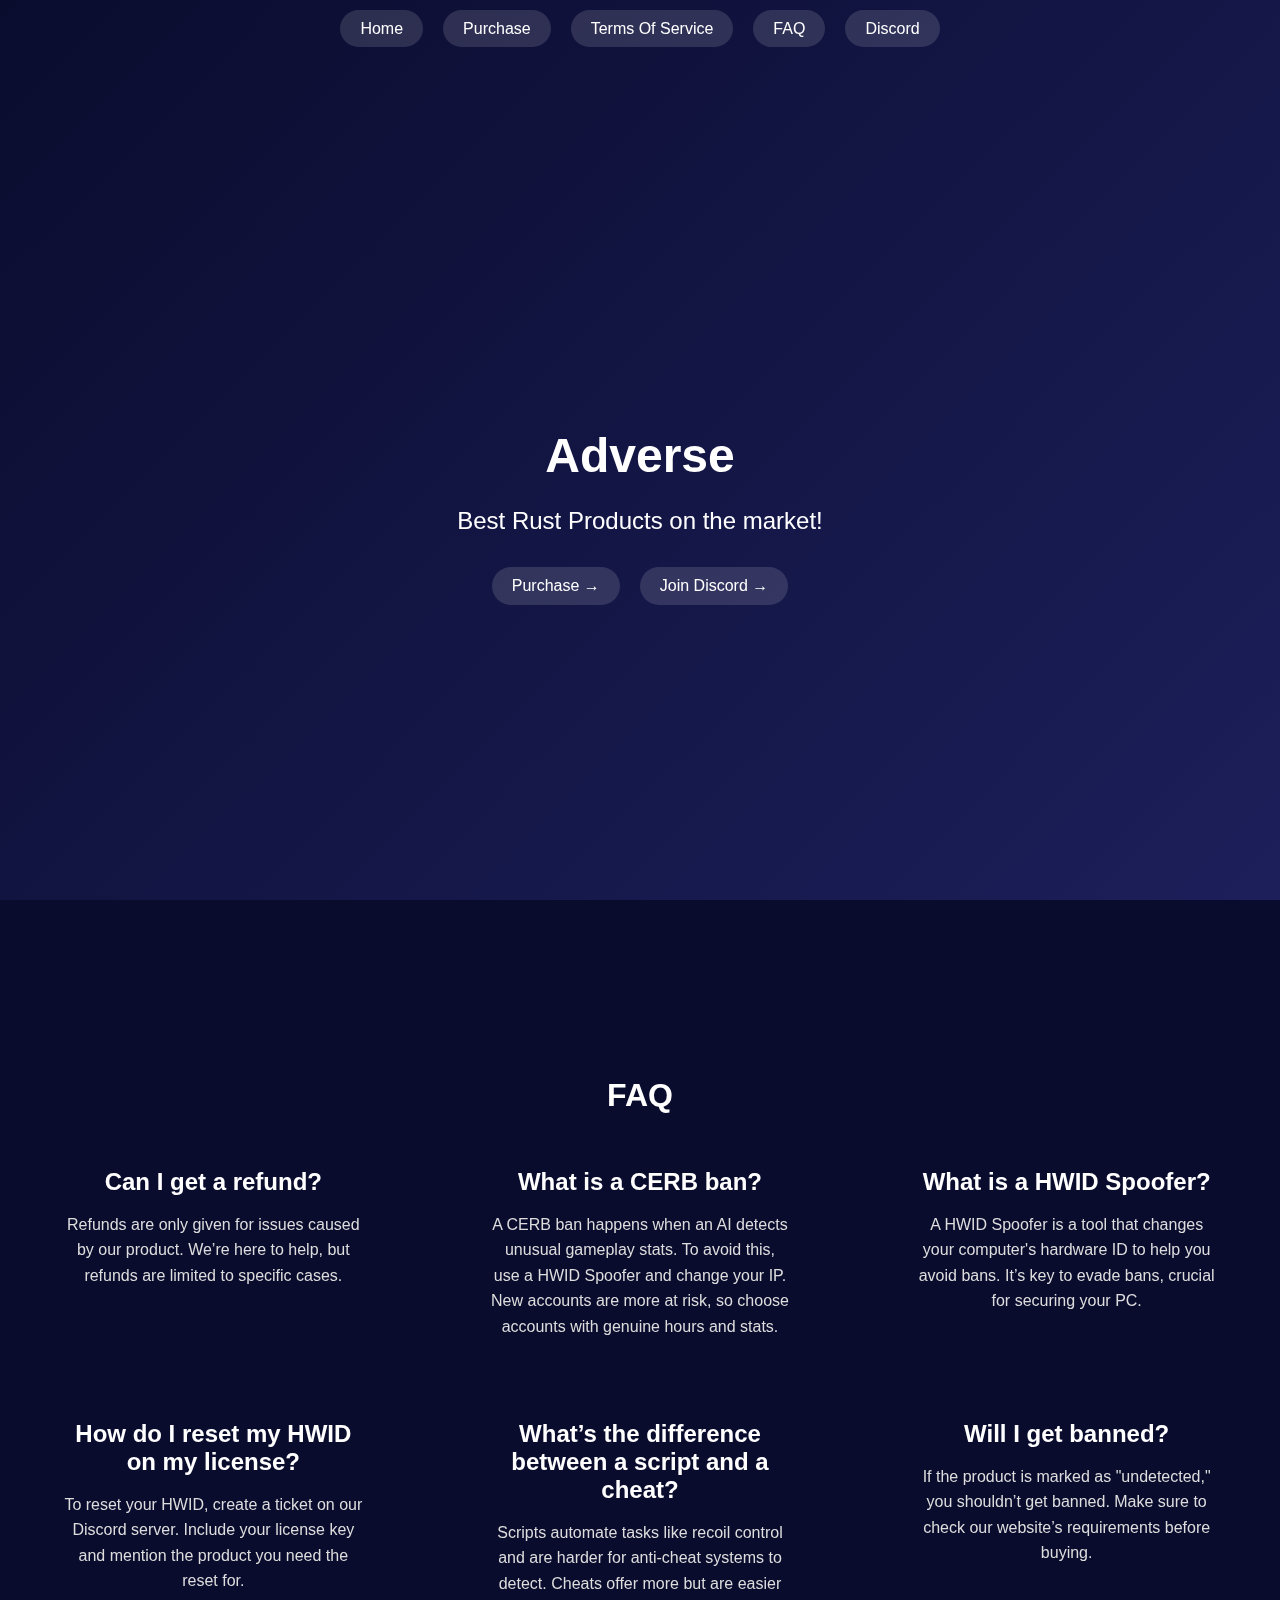
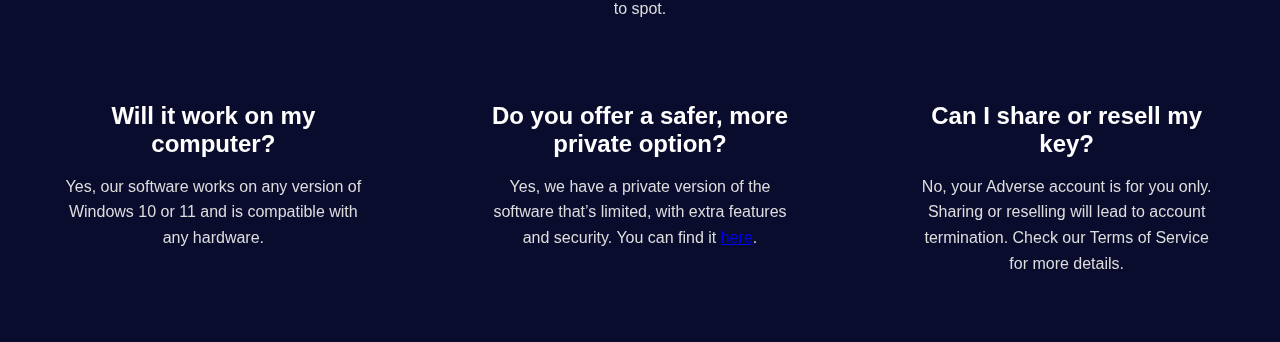
<file: index.html>
<!DOCTYPE html>
<html lang="en">
<head>
    <meta charset="UTF-8">
    <meta name="viewport" content="width=device-width, initial-scale=1.0">
    <title>Adverse</title>
    <!-- Favicon -->
    <link rel="icon" href="assets/adverse-blue.png" type="image/png">

    <!-- Open Graph Meta Tags -->
    <meta property="og:title" content="Adverse - Best Rust Products on the Market">
    <meta property="og:description" content="Explore the best Rust products with Adverse. High-quality scripts and cheats.">
    <meta property="og:image" content="assets/thing.png">
    <meta property="og:url" content="https://yourwebsite.com">
    <meta property="og:type" content="website">

    <link rel="stylesheet" href="styles.css">
</head>
<body>
    <div id="particle-container"></div>

    <!-- Navigation Bar -->
    <nav class="navbar">
        <ul>
            <li><a href="#home">Home</a></li>
            <li><a href="purchase.html">Purchase</a></li>
            <li><a href="terms-of-service.html">Terms Of Service</a></li>
            <li><a href="#faq">FAQ</a></li>
            <li><a href="https://discord.gg/adverse" target="_blank">Discord</a></li>
        </ul>
    </nav>

    <!-- Hero Section -->
    <div id="home" class="hero-section">
        <div class="content">
            <h1 class="title">Adverse</h1>
            <p class="subtitle">Best Rust Products on the market!</p>
            <div class="buttons">
                <a href="purchase.html" class="btn purchase-btn">Purchase →</a>
                <a href="https://discord.gg/adverse" class="btn discord-btn" target="_blank">Join Discord →</a>
            </div>
        </div>
    </div>

    <!-- FAQ Section -->
    <div id="faq" class="faq-section">
        <h2>FAQ</h2>
        <div class="faq-grid">
            <div class="faq-item">
                <h3>Can I get a refund?</h3>
                <p>Refunds are only given for issues caused by our product. We’re here to help, but refunds are limited to specific cases.</p>
            </div>
            <div class="faq-item">
                <h3>What is a CERB ban?</h3>
                <p>A CERB ban happens when an AI detects unusual gameplay stats. To avoid this, use a HWID Spoofer and change your IP. New accounts are more at risk, so choose accounts with genuine hours and stats.</p>
            </div>
            <div class="faq-item">
                <h3>What is a HWID Spoofer?</h3>
                <p>A HWID Spoofer is a tool that changes your computer's hardware ID to help you avoid bans. It’s key to evade bans, crucial for securing your PC.</p>
            </div>
            <div class="faq-item">
                <h3>How do I reset my HWID on my license?</h3>
                <p>To reset your HWID, create a ticket on our Discord server. Include your license key and mention the product you need the reset for.</p>
            </div>
            <div class="faq-item">
                <h3>What’s the difference between a script and a cheat?</h3>
                <p>Scripts automate tasks like recoil control and are harder for anti-cheat systems to detect. Cheats offer more but are easier to spot.</p>
            </div>
            <div class="faq-item">
                <h3>Will I get banned?</h3>
                <p>If the product is marked as "undetected," you shouldn’t get banned. Make sure to check our website’s requirements before buying.</p>
            </div>
            <div class="faq-item">
                <h3>Will it work on my computer?</h3>
                <p>Yes, our software works on any version of Windows 10 or 11 and is compatible with any hardware.</p>
            </div>
            <div class="faq-item">
                <h3>Do you offer a safer, more private option?</h3>
                <p>Yes, we have a private version of the software that’s limited, with extra features and security. You can find it <a href="https://advcfd.mysellix.io/product/private-rust-script-lifetime" target="_blank">here</a>.</p>
            </div>
            <div class="faq-item">
                <h3>Can I share or resell my key?</h3>
                <p>No, your Adverse account is for you only. Sharing or reselling will lead to account termination. Check our Terms of Service for more details.</p>
            </div>
        </div>
    </div>

    <script src="scripts.js"></script>
</body>
</html>
</file>
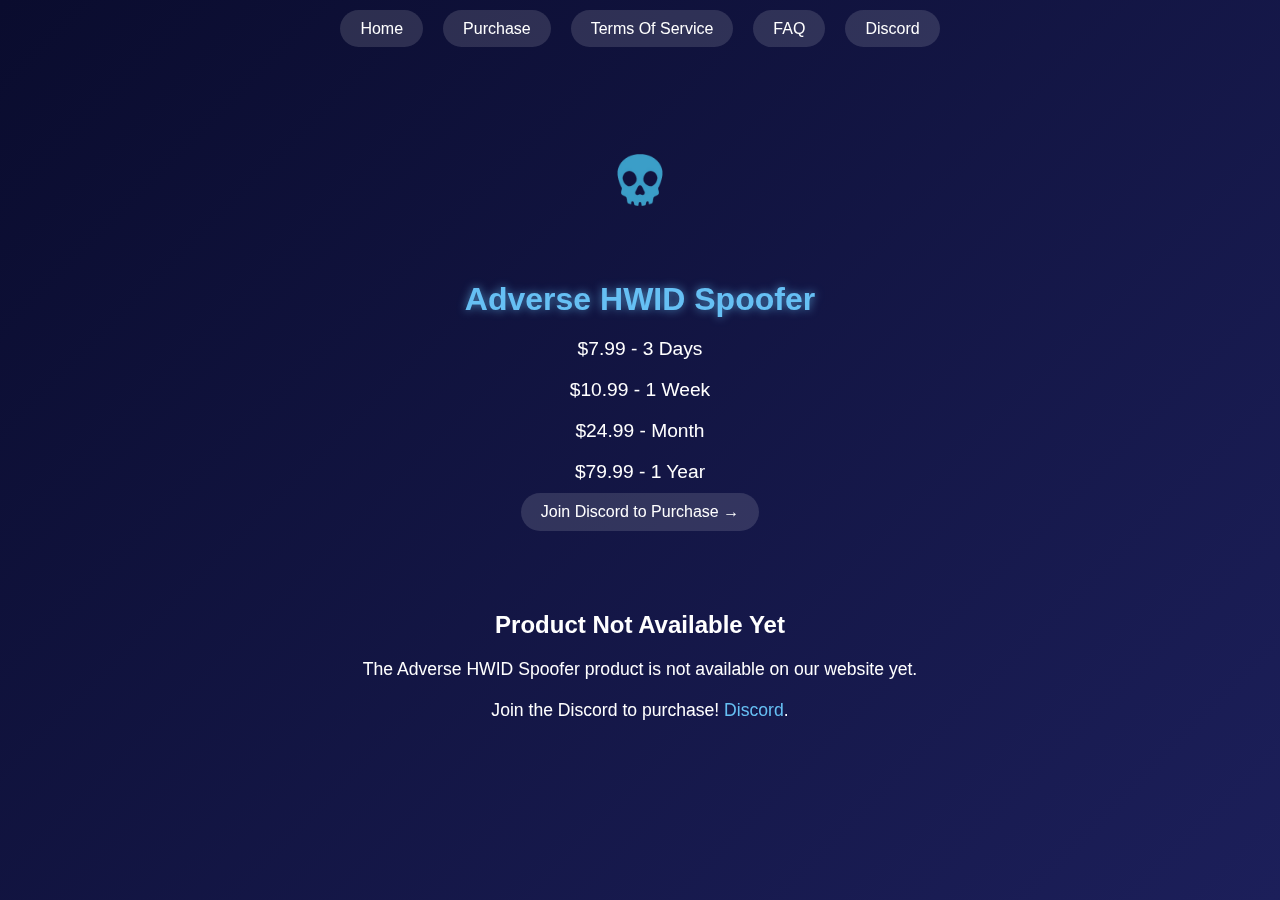
<file: adverse-hwid-spoofer.html>
<!DOCTYPE html>
<html lang="en">
<head>
    <meta charset="UTF-8">
    <meta name="viewport" content="width=device-width, initial-scale=1.0">
    <title>Adverse HWID Spoofer</title>
    <link rel="stylesheet" href="styles.css">
</head>
<body>
    <div id="particle-container"></div>

    <!-- Navigation Bar -->
    <nav class="navbar">
        <ul>
            <li><a href="index.html">Home</a></li>
            <li><a href="purchase.html">Purchase</a></li>
            <li><a href="terms-of-service.html">Terms Of Service</a></li>
            <li><a href="index.html#faq">FAQ</a></li>
            <li><a href="https://discord.gg/adverse" target="_blank">Discord</a></li>
        </ul>
    </nav>

    <!-- Product Section -->
    <div class="product-section unified-section">
        <div class="product-info">
            <img src="assets/adverse-blue.png" alt="Adverse HWID Spoofer" class="product-image">
            <h2>Adverse HWID Spoofer</h2>
            <p class="price">$7.99 - 3 Days</p>
            <p class="price">$10.99 - 1 Week</p>
            <p class="price">$24.99 - Month</p>
            <p class="price">$79.99 - 1 Year</p>
            <a href="https://discord.gg/adverse" class="btn">Join Discord to Purchase →</a>
        </div>
        <div class="product-details">
            <div class="details-text">
                <h2>Product Not Available Yet</h2>
                <p>The Adverse HWID Spoofer product is not available on our website yet.</p>
                <p>Join the Discord to purchase! <a href="https://discord.gg/adverse" target="_blank">Discord</a>.</p>
            </div>
        </div>
    </div>
</body>
</html>
</file>
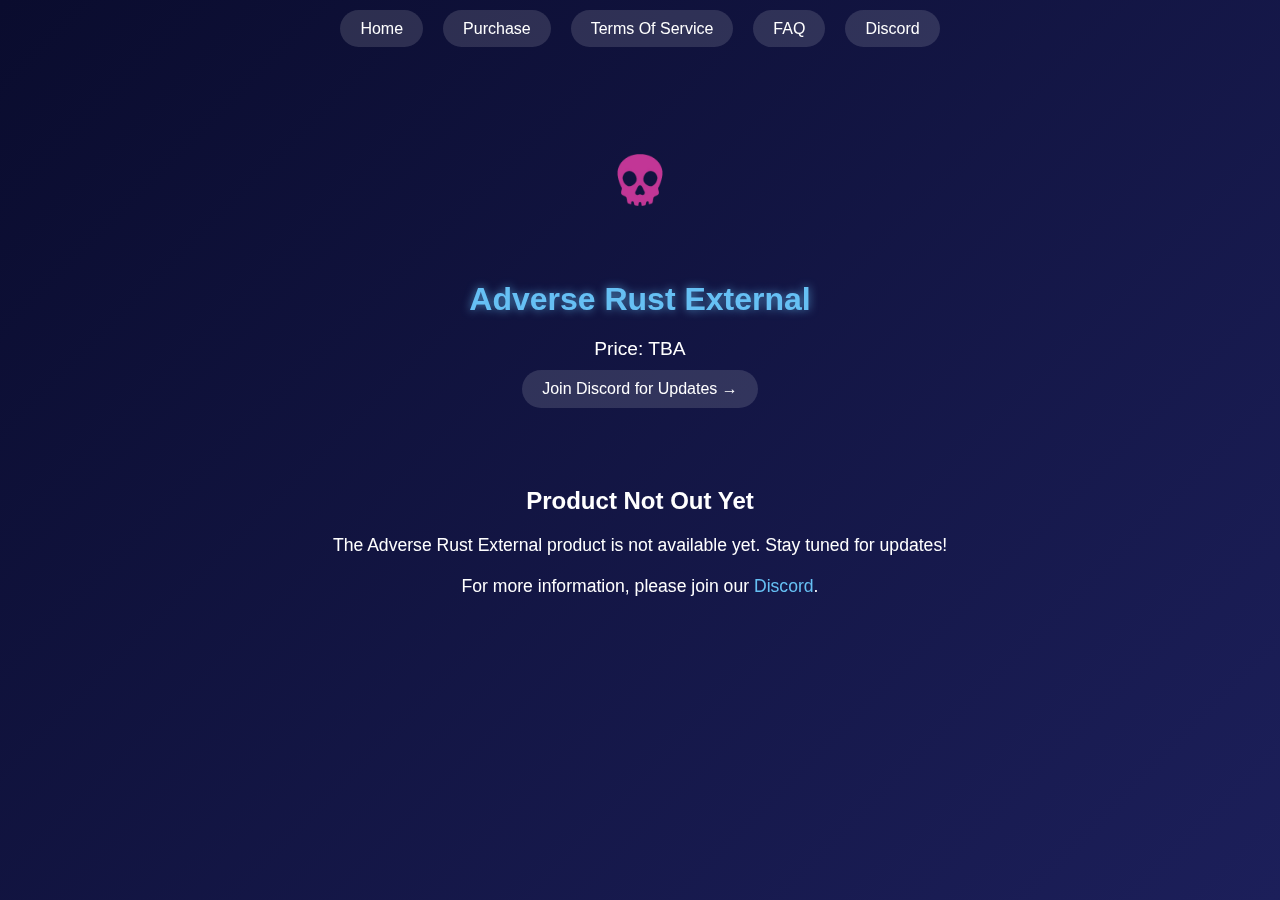
<file: adverse-rust-external.html>
<!DOCTYPE html>
<html lang="en">
<head>
    <meta charset="UTF-8">
    <meta name="viewport" content="width=device-width, initial-scale=1.0">
    <title>Adverse Rust External</title>
    <link rel="stylesheet" href="styles.css">
</head>
<body>
    <div id="particle-container"></div>

    <!-- Navigation Bar -->
    <nav class="navbar">
        <ul>
            <li><a href="index.html">Home</a></li>
            <li><a href="purchase.html">Purchase</a></li>
            <li><a href="terms-of-service.html">Terms Of Service</a></li>
            <li><a href="index.html#faq">FAQ</a></li>
            <li><a href="https://discord.gg/adverse" target="_blank">Discord</a></li>
        </ul>
    </nav>

    <!-- Product Section -->
    <div class="product-section unified-section">
        <div class="product-info">
            <img src="assets/adverse-pink.png" alt="Adverse Rust External" class="product-image">
            <h2>Adverse Rust External</h2>
            <p class="price">Price: TBA</p>
            <a href="https://discord.gg/adverse" class="btn">Join Discord for Updates →</a>
        </div>
        <div class="product-details">
            <div class="details-text">
                <h2>Product Not Out Yet</h2>
                <p>The Adverse Rust External product is not available yet. Stay tuned for updates!</p>
                <p>For more information, please join our <a href="https://discord.gg/adverse" target="_blank">Discord</a>.</p>
            </div>
        </div>
    </div>
</body>
</html>
</file>
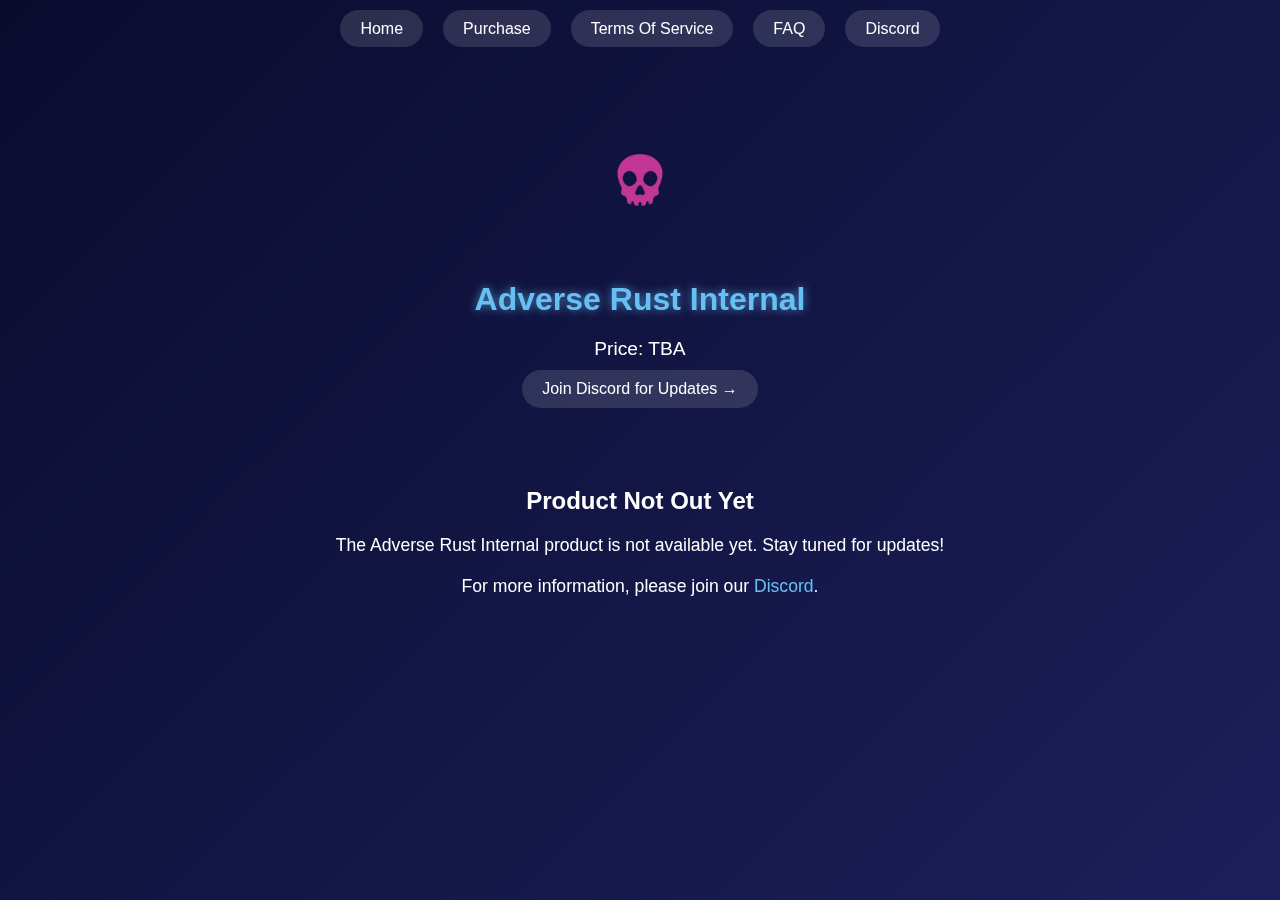
<file: adverse-rust-internal.html>
<!DOCTYPE html>
<html lang="en">
<head>
    <meta charset="UTF-8">
    <meta name="viewport" content="width=device-width, initial-scale=1.0">
    <title>Adverse Rust Internal</title>
    <link rel="stylesheet" href="styles.css">
</head>
<body>
    <div id="particle-container"></div>

    <!-- Navigation Bar -->
    <nav class="navbar">
        <ul>
            <li><a href="index.html">Home</a></li>
            <li><a href="purchase.html">Purchase</a></li>
            <li><a href="terms-of-service.html">Terms Of Service</a></li>
            <li><a href="index.html#faq">FAQ</a></li>
            <li><a href="https://discord.gg/adverse" target="_blank">Discord</a></li>
        </ul>
    </nav>

    <!-- Product Section -->
    <div class="product-section unified-section">
        <div class="product-info">
            <img src="assets/adverse-pink.png" alt="Adverse Rust Internal" class="product-image">
            <h2>Adverse Rust Internal</h2>
            <p class="price">Price: TBA</p>
            <a href="https://discord.gg/adverse" class="btn">Join Discord for Updates →</a>
        </div>
        <div class="product-details">
            <div class="details-text">
                <h2>Product Not Out Yet</h2>
                <p>The Adverse Rust Internal product is not available yet. Stay tuned for updates!</p>
                <p>For more information, please join our <a href="https://discord.gg/adverse" target="_blank">Discord</a>.</p>
            </div>
        </div>
    </div>
</body>
</html>
</file>
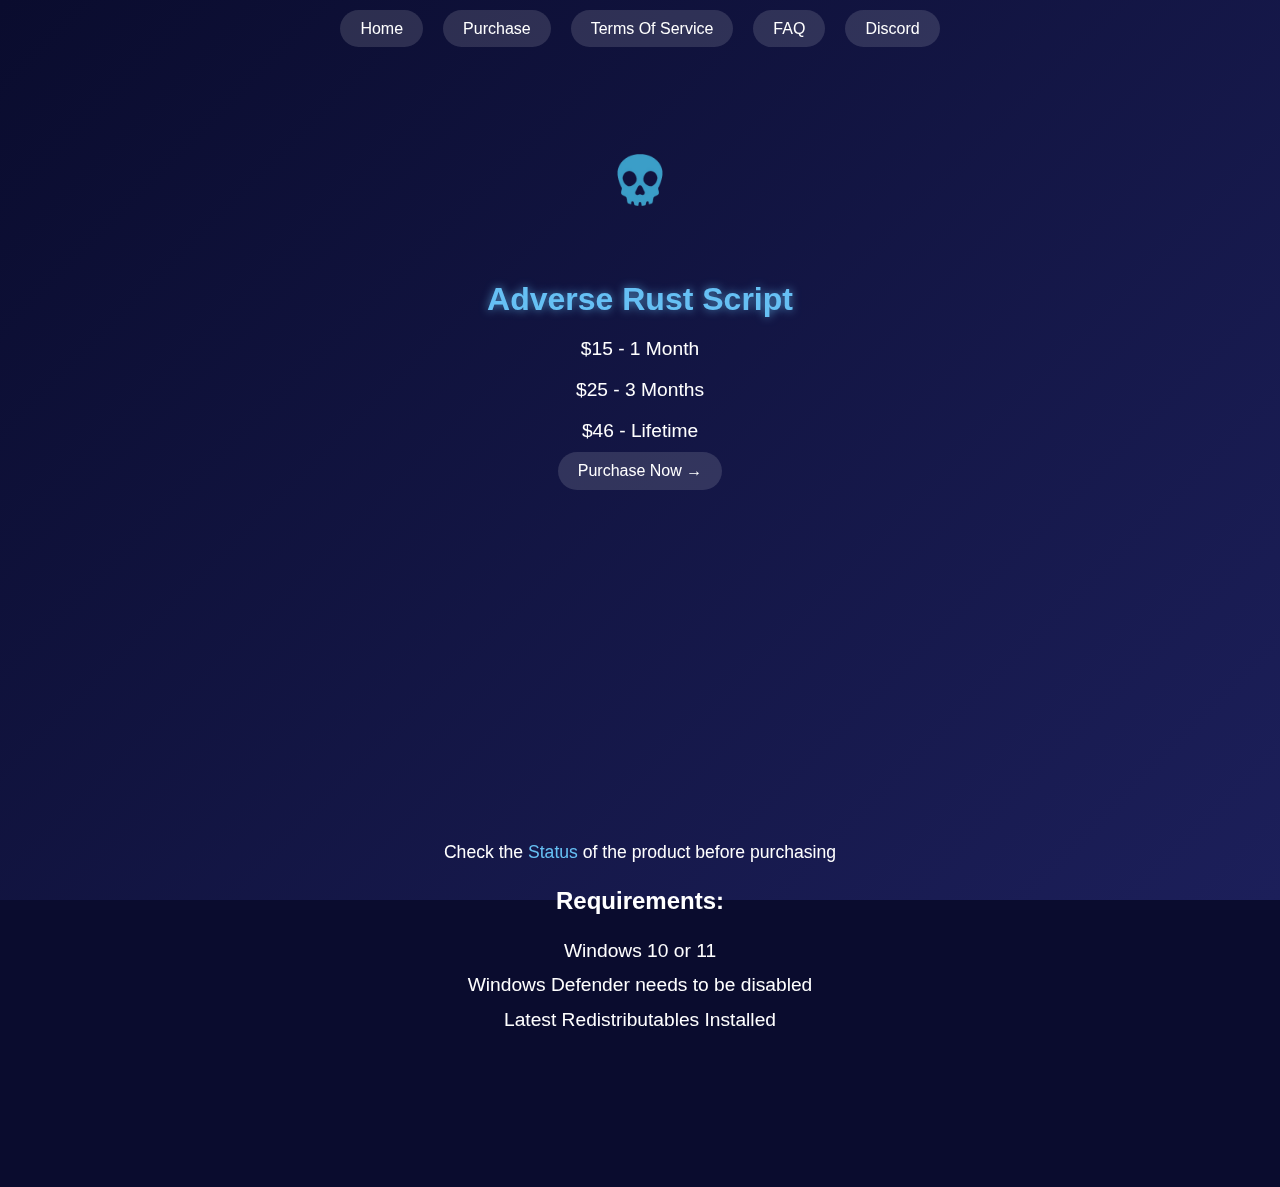
<file: adverse-rust-script.html>
<!DOCTYPE html>
<html lang="en">
<head>
    <meta charset="UTF-8">
    <meta name="viewport" content="width=device-width, initial-scale=1.0">
    <title>Adverse Rust Script</title>
    <link rel="stylesheet" href="styles.css">
    <script src="https://cdn.sellix.io/static/js/embed.js"></script> <!-- Sellix Embed Script -->
</head>
<body>
    <div id="particle-container"></div>

    <!-- Navigation Bar -->
    <nav class="navbar">
        <ul>
            <li><a href="index.html">Home</a></li>
            <li><a href="purchase.html">Purchase</a></li>
            <li><a href="terms-of-service.html">Terms Of Service</a></li>
            <li><a href="index.html#faq">FAQ</a></li>
            <li><a href="https://discord.gg/adverse" target="_blank">Discord</a></li>
        </ul>
    </nav>

    <!-- Product Section -->
    <div class="product-section unified-section">
        <div class="product-info">
            <img src="assets/adverse-blue.png" alt="Adverse Rust Script" class="product-image">
            <h2>Adverse Rust Script</h2>
            <p class="price">$15 - 1 Month</p>
            <p class="price">$25 - 3 Months</p>
            <p class="price">$46 - Lifetime</p>
            <a href="#" class="btn purchase-btn" id="purchase-btn">Purchase Now →</a>
        </div>
        <div class="product-details">
            <div class="video-container">
                <iframe width="420" height="250" src="https://www.youtube.com/embed/ugPolYWdgeI" 
                    title="Adverse Rust Script" frameborder="0" allow="accelerometer; autoplay; clipboard-write; encrypted-media; gyroscope; picture-in-picture" 
                    allowfullscreen></iframe>
            </div>
            <div class="details-text">
                <p>Check the <a href="https://adversestatus.statuspage.io" target="_blank">Status</a> of the product before purchasing</p>
                <h3>Requirements:</h3>
                <ul>
                    <li>Windows 10 or 11</li>
                    <li>Windows Defender needs to be disabled</li>
                    <li>Latest Redistributables Installed</li>
                </ul>
            </div>
        </div>
    </div>

    <!-- Purchase Options Modal -->
    <div id="purchase-modal" class="modal">
        <div class="modal-content">
            <span class="close">&times;</span>
            <h2>Select Purchase Option</h2>
            <div class="purchase-options">
                <button class="option-btn" data-sellix-product="6601bbee99a21">Month</button>
                <button class="option-btn" data-sellix-product="66bb8cbf549b7">3 Months</button>
                <button class="option-btn" data-sellix-product="6601bc2cbac1a">Lifetime</button>
            </div>
            <p class="discord-text">For other payment methods, join the <a href="https://discord.gg/adverse" target="_blank">Discord</a>!</p>
        </div>
    </div>

    <script src="scripts.js"></script>
</body>
</html>
</file>
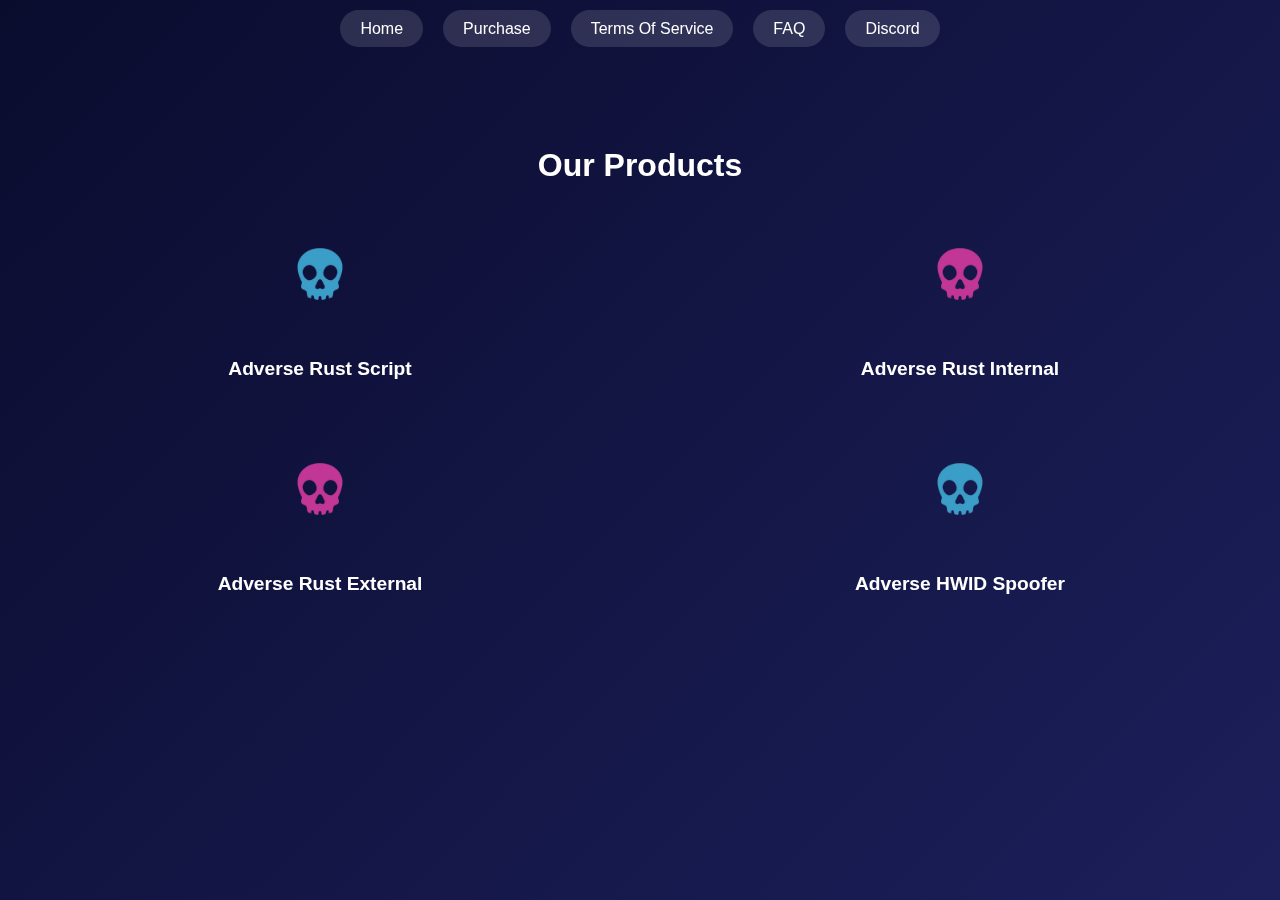
<file: purchase.html>
<!DOCTYPE html>
<html lang="en">
<head>
    <meta charset="UTF-8">
    <meta name="viewport" content="width=device-width, initial-scale=1.0">
    <title>Purchase - Adverse</title>
    <link rel="stylesheet" href="styles.css">
</head>
<body>
    <div id="particle-container"></div>

    <!-- Navigation Bar -->
    <nav class="navbar">
        <ul>
            <li><a href="index.html">Home</a></li>
            <li><a href="purchase.html">Purchase</a></li>
            <li><a href="terms-of-service.html">Terms Of Service</a></li>
            <li><a href="index.html#faq">FAQ</a></li>
            <li><a href="https://discord.gg/adverse" target="_blank">Discord</a></li>
        </ul>
    </nav>

    <!-- Purchase Section -->
    <div id="purchase" class="purchase-section">
        <h2>Our Products</h2>
        <div class="product-grid">
            <a href="adverse-rust-script.html" class="product-item"> <!-- Link to Adverse Rust Script page -->
                <img src="assets/adverse-blue.png" alt="Adverse Rust Script">
                <h3>Adverse Rust Script</h3>
            </a>
            <a href="adverse-rust-internal.html" class="product-item"> <!-- Update this with the correct product page -->
                <img src="assets/adverse-pink.png" alt="Adverse Rust Internal">
                <h3>Adverse Rust Internal</h3>
            </a>
            <a href="adverse-rust-external.html" class="product-item"> <!-- Update this with the correct product page -->
                <img src="assets/adverse-pink.png" alt="Adverse Rust External">
                <h3>Adverse Rust External</h3>
            </a>
            <a href="adverse-hwid-spoofer.html" class="product-item"> <!-- Update this with the correct product page -->
                <img src="assets/adverse-blue.png" alt="Adverse HWID Spoofer">
                <h3>Adverse HWID Spoofer</h3>
            </a>
        </div>
    </div>

    <script src="scripts.js"></script>
</body>
</html>
</file>
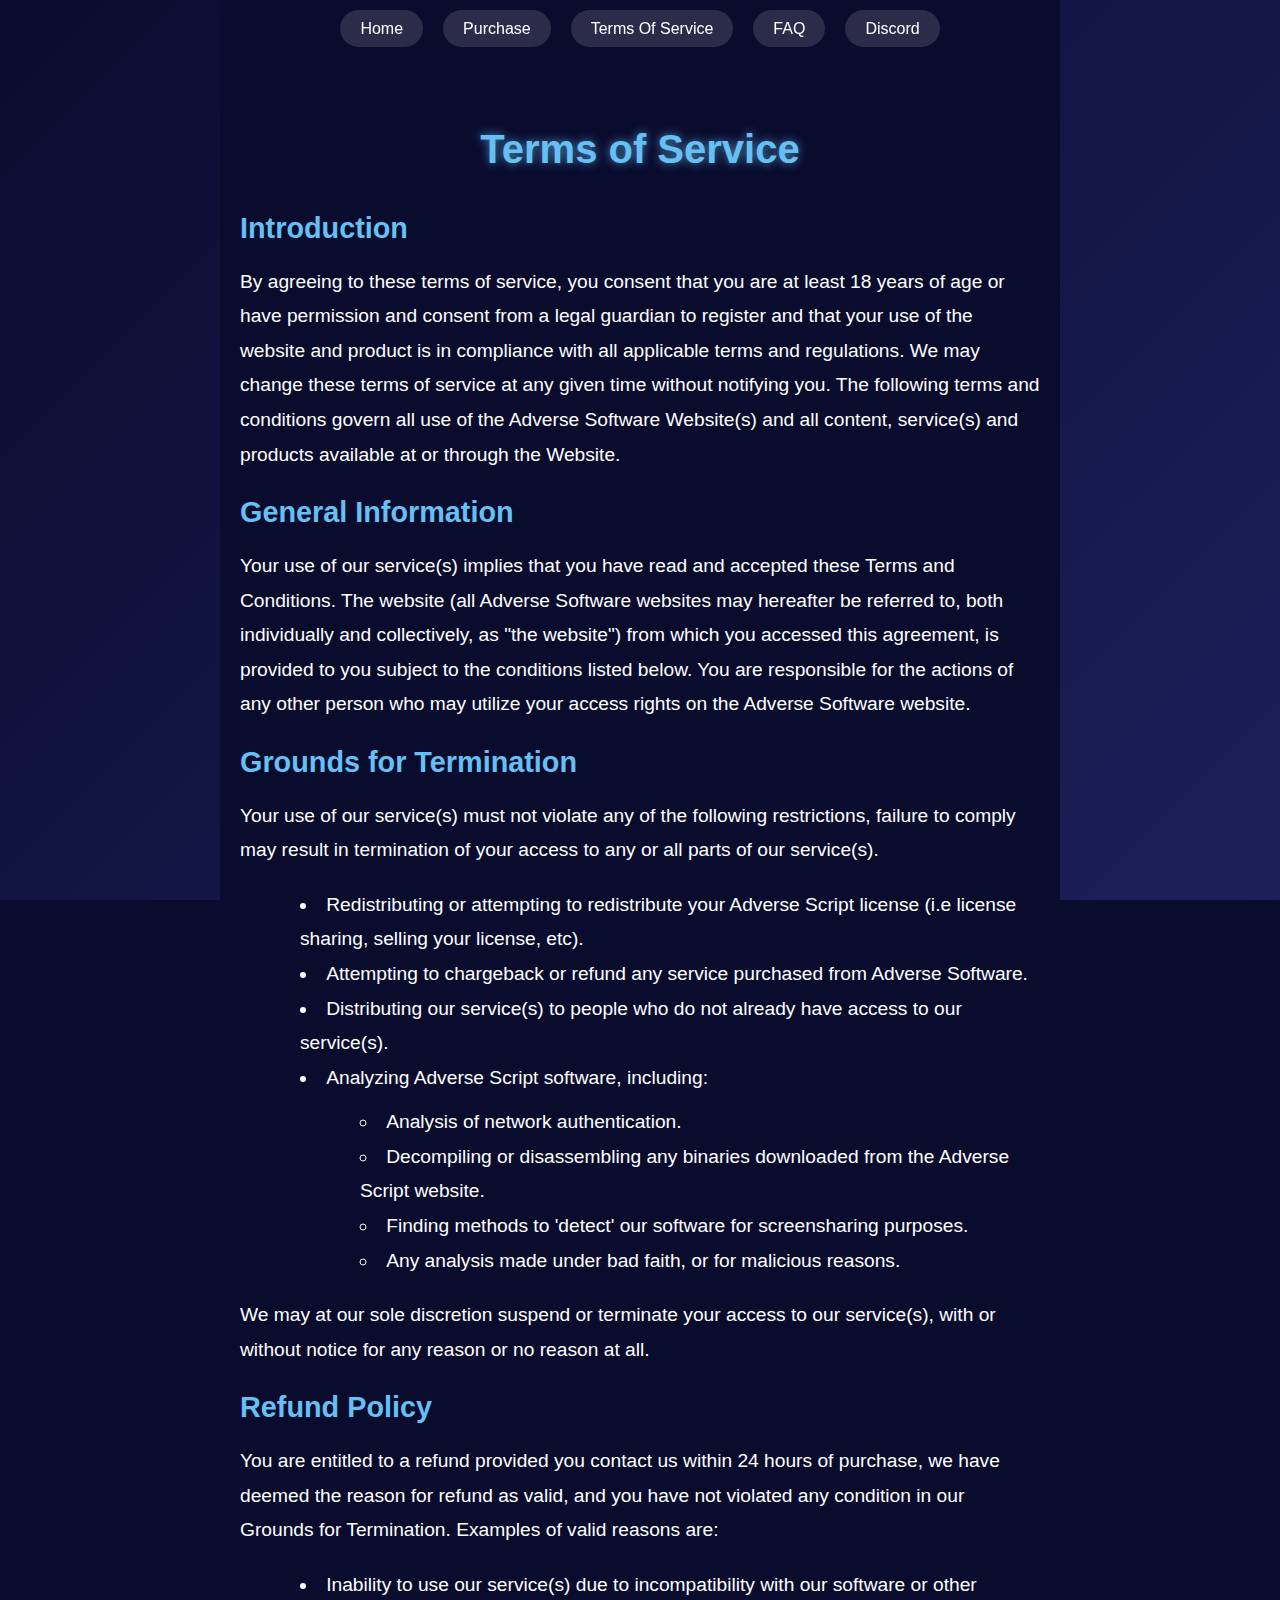
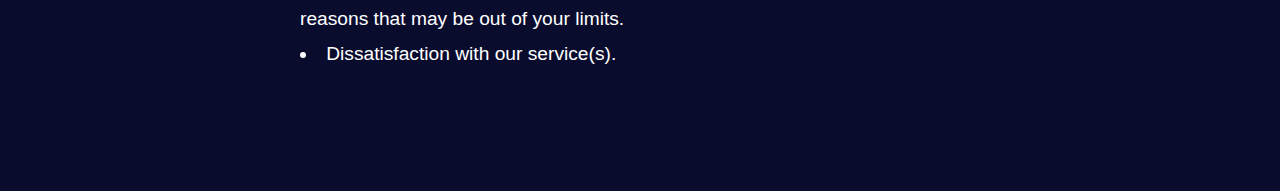
<file: terms-of-service.html>
<!DOCTYPE html>
<html lang="en">
<head>
    <meta charset="UTF-8">
    <meta name="viewport" content="width=device-width, initial-scale=1.0">
    <title>Terms of Service</title>
    <link rel="stylesheet" href="styles.css">
</head>
<body>
    <div id="particle-container"></div>

    <!-- Navigation Bar -->
    <nav class="navbar">
        <ul>
            <li><a href="index.html">Home</a></li>
            <li><a href="purchase.html">Purchase</a></li>
            <li><a href="#tos">Terms Of Service</a></li>
            <li><a href="index.html#faq">FAQ</a></li>
            <li><a href="https://discord.gg/adverse" target="_blank">Discord</a></li>
        </ul>
    </nav>

    <!-- Terms of Service Section -->
    <div class="terms-section">
        <h1>Terms of Service</h1>

        <div class="terms-content">
            <h2>Introduction</h2>
            <p>
                By agreeing to these terms of service, you consent that you are at least 18 years of age or have permission and consent from a legal guardian to register and that your use of the website and product is in compliance with all applicable terms and regulations. We may change these terms of service at any given time without notifying you. The following terms and conditions govern all use of the Adverse Software Website(s) and all content, service(s) and products available at or through the Website.
            </p>

            <h2>General Information</h2>
            <p>
                Your use of our service(s) implies that you have read and accepted these Terms and Conditions. The website (all Adverse Software websites may hereafter be referred to, both individually and collectively, as "the website") from which you accessed this agreement, is provided to you subject to the conditions listed below. You are responsible for the actions of any other person who may utilize your access rights on the Adverse Software website.
            </p>

            <h2>Grounds for Termination</h2>
            <p>
                Your use of our service(s) must not violate any of the following restrictions, failure to comply may result in termination of your access to any or all parts of our service(s).
            </p>
            <ul>
                <li>Redistributing or attempting to redistribute your Adverse Script license (i.e license sharing, selling your license, etc).</li>
                <li>Attempting to chargeback or refund any service purchased from Adverse Software.</li>
                <li>Distributing our service(s) to people who do not already have access to our service(s).</li>
                <li>Analyzing Adverse Script software, including:
                    <ul>
                        <li>Analysis of network authentication.</li>
                        <li>Decompiling or disassembling any binaries downloaded from the Adverse Script website.</li>
                        <li>Finding methods to 'detect' our software for screensharing purposes.</li>
                        <li>Any analysis made under bad faith, or for malicious reasons.</li>
                    </ul>
                </li>
            </ul>
            <p>
                We may at our sole discretion suspend or terminate your access to our service(s), with or without notice for any reason or no reason at all.
            </p>

            <h2>Refund Policy</h2>
            <p>
                You are entitled to a refund provided you contact us within 24 hours of purchase, we have deemed the reason for refund as valid, and you have not violated any condition in our Grounds for Termination. Examples of valid reasons are:
            </p>
            <ul>
                <li>Inability to use our service(s) due to incompatibility with our software or other reasons that may be out of your limits.</li>
                <li>Dissatisfaction with our service(s).</li>
            </ul>
        </div>
    </div>

</body>
</html>
</file>
<file: styles.css>
body {
    margin: 0;
    font-family: 'Arial', sans-serif;
    background-color: #0a0c2e;
    color: #fff;
    overflow-x: hidden;
    position: relative;
}

#particle-container {
    position: fixed;
    top: 0;
    left: 0;
    width: 100%;
    height: 100%;
    z-index: -1;
    background: linear-gradient(135deg, #0a0c2e, #1c1f5a, #0a0c2e);
    background-size: 200% 200%;
    animation: colorFade 15s ease infinite;
    overflow: hidden;
}

@keyframes colorFade {
    0% {
        background-position: 0% 50%;
    }
    50% {
        background-position: 100% 50%;
    }
    100% {
        background-position: 0% 50%;
    }
}

/* Navigation Bar */
.navbar {
    width: 100%;
    padding: 20px 0;
    position: fixed;
    top: 0;
    left: 0;
    background: transparent;
    z-index: 10;
    display: flex;
    justify-content: center; /* Centered the navbar */
    align-items: center;
}

.navbar ul {
    list-style: none;
    padding: 0;
    margin: 0;
    display: flex;
    gap: 20px;
}

.navbar ul li {
    display: inline;
}

.navbar ul li a {
    padding: 10px 20px;
    border-radius: 50px;
    background-color: #ffffff22;
    color: white;
    text-decoration: none;
    transition: all 0.3s ease;
    font-size: 1rem;
}

.navbar ul li a:hover {
    background-color: #fff;
    color: #0a0c2e;
    transform: scale(1.05);
    box-shadow: 0px 0px 15px rgba(255, 255, 255, 0.3);
}

.navbar .menu-toggle {
    display: none;
    font-size: 1.5rem;
    cursor: pointer;
}

/* Hero Section */
.hero-section {
    height: 100vh;
    display: flex;
    justify-content: center;
    align-items: center;
    text-align: center;
    padding: 50px 20px;
}

.content {
    animation: fadeIn 1s ease-in-out;
    max-width: 600px;
    margin: 0 auto;
}

.title {
    font-size: 3rem;
    margin-bottom: 0.5rem;
}

.subtitle {
    font-size: 1.5rem;
    margin-bottom: 2rem;
}

.buttons {
    display: flex;
    gap: 20px;
    justify-content: center;
    flex-wrap: wrap;
}

/* Centered Buttons */
.buttons {
    display: flex;
    justify-content: center;
    gap: 20px;
}

.btn {
    padding: 10px 20px;
    border-radius: 50px;
    background-color: #ffffff22;
    color: white;
    text-decoration: none;
    transition: all 0.3s ease;
    display: inline-flex;
    align-items: center;
    gap: 10px;
    font-size: 1rem;
}

.btn:hover {
    background-color: #fff;
    color: #0a0c2e;
    transform: scale(1.05);
    box-shadow: 0px 0px 15px rgba(255, 255, 255, 0.3);
}

/* FAQ Section */
.faq-section {
    padding: 50px 20px;
    background-color: transparent;
    text-align: center;
}

.faq-section h2 {
    margin-bottom: 30px;
    font-size: 2rem;
}

.faq-grid {
    display: grid;
    grid-template-columns: repeat(3, 1fr);
    gap: 40px;
    justify-items: center;
    align-items: start;
}

.faq-item {
    text-align: center;
    padding: 0;
    max-width: 300px;
    transition: transform 0.3s ease, color 0.3s ease, text-shadow 0.3s ease;
}

.faq-item:hover {
    transform: scale(1.05);
    color: #ffffff;
    text-shadow: 0px 0px 10px rgba(255, 255, 255, 0.7);
}

.faq-item h3 {
    font-size: 1.5rem;
    margin-bottom: 15px;
}

.faq-item p {
    font-size: 1rem;
    color: #ddd;
    line-height: 1.6;
}

/* TOS Section */
.terms-section {
    padding: 100px 20px;
    background-color: #0a0c2e;
    color: white;
    text-align: left;
    max-width: 800px;
    margin: 0 auto;
}

.terms-section h1 {
    text-align: center;
    font-size: 2.5rem;
    margin-bottom: 40px;
    color: #66c0f4;
    text-shadow: 0px 0px 10px rgba(102, 192, 244, 0.7);
}

.terms-section h2 {
    font-size: 1.8rem;
    margin-bottom: 20px;
    color: #66c0f4;
}

.terms-section p {
    font-size: 1.2rem;
    line-height: 1.8;
    margin-bottom: 20px;
}

.terms-section ul {
    list-style: disc inside;
    margin-left: 20px;
    margin-bottom: 20px;
    font-size: 1.2rem;
    line-height: 1.8;
}

.terms-section ul ul {
    list-style: circle inside;
    margin-left: 20px;
    margin-top: 10px;
}

/* Purchase Section */
.purchase-section {
    padding: 120px 20px;
    text-align: center;
    color: white;
}

.purchase-section h2 {
    margin-bottom: 40px;
    font-size: 2rem;
}

.product-grid {
    display: grid;
    grid-template-columns: repeat(2, 1fr);
    gap: 40px;
    justify-items: center;
    align-items: center;
}

.product-item {
    text-align: center;
    transition: transform 0.3s ease;
    text-decoration: none;
    color: white;
}

.product-item img {
    width: 100px;
    height: 100px;
    margin-bottom: 20px;
}

.product-item h3 {
    font-size: 1.2rem;
    margin-top: 10px;
    color: #ffffff;
}

.product-item:hover {
    transform: scale(1.1);
    text-shadow: 0px 0px 10px rgba(255, 255, 255, 0.7);
}

/* Animations */
@keyframes fadeIn {
    from {
        opacity: 0;
        transform: translateY(-20px);
    }
    to {
        opacity: 1;
        transform: translateY(0);
    }
}

.particle {
    position: absolute;
    background-color: rgba(255, 255, 255, 0.8);
    border-radius: 50%;
    animation: float 10s infinite ease-in-out;
    opacity: 0;
}

@keyframes float {
    0% {
        transform: translateY(0) scale(1);
        opacity: 0;
    }
    50% {
        transform: translateY(-50px) scale(1.2);
        opacity: 1;
    }
    100% {
        transform: translateY(0) scale(1);
        opacity: 0;
    }
}

/* Product Section */
.product-section {
    display: flex;
    justify-content: space-between;
    align-items: flex-start;
    padding: 100px 20px;
    color: white;
    flex-wrap: wrap;
}

.product-info {
    padding: 30px;
    width: 30%;
    text-align: center;
    flex: 1 1 100%;
}

.product-info .product-image {
    width: 100px;
    height: 100px;
    margin-bottom: 20px;
}

.product-info h2 {
    font-size: 2rem;
    margin-bottom: 20px;
    color: #66c0f4;
    text-shadow: 0px 0px 10px rgba(102, 192, 244, 0.7);
}

.product-info p {
    font-size: 1.2rem;
    margin-bottom: 10px;
}

.product-details {
    padding: 30px;
    width: 60%;
    display: flex;
    flex-direction: column;
    align-items: center;
    justify-content: center;
    flex: 1 1 100%;
}

.product-details iframe {
    width: 420px;
    height: 250px;
    margin-bottom: 20px;
}

.details-text {
    text-align: center;
}

.details-text p {
    font-size: 1.1rem;
    margin-bottom: 20px;
}

.details-text a {
    color: #66c0f4;
    text-decoration: none;
}

.details-text a:hover {
    text-decoration: underline;
}

.details-text h3 {
    margin-bottom: 10px;
    font-size: 1.5rem;
}

.details-text ul {
    list-style: none;
    padding-left: 0;
    font-size: 1.2rem;
    line-height: 1.8;
}

/* Modal Styles */
.modal {
    display: none;
    position: fixed;
    z-index: 1000;
    left: 0;
    top: 0;
    width: 100%;
    height: 100%;
    overflow: auto;
    background-color: rgba(0, 0, 0, 0.7);
    justify-content: center;
    align-items: center;
}

.modal-content {
    background-color: rgba(10, 12, 46, 0.95);
    padding: 40px;
    border-radius: 15px;
    text-align: center;
    width: 350px;
    color: white;
    box-shadow: 0px 0px 20px rgba(0, 0, 0, 0.8);
}

.modal-content h2 {
    margin-bottom: 25px;
    font-size: 2rem;
    color: #66c0f4;
    text-shadow: 0px 0px 10px rgba(102, 192, 244, 0.7);
}

.purchase-options {
    display: flex;
    flex-direction: column;
    gap: 20px;
}

.option-btn {
    padding: 12px 20px;
    border-radius: 50px;
    background-color: #ffffff22;
    color: white;
    border: 2px solid transparent;
    text-decoration: none;
    transition: all 0.3s ease;
    font-size: 1.2rem;
    cursor: pointer;
}

.option-btn:hover {
    background-color: #fff;
    color: #0a0c2e;
    transform: scale(1.05);
    box-shadow: 0px 0px 15px rgba(255, 255, 255, 0.3);
}

.discord-text {
    margin-top: 20px;
    font-size: 1.1rem;
    color: #66c0f4;
}

.discord-text a {
    color: #66c0f4;
    text-decoration: none;
}

.discord-text a:hover {
    text-decoration: underline;
}

.close {
    color: white;
    float: right;
    font-size: 28px;
    font-weight: bold;
    cursor: pointer;
    margin-top: -10px;
    margin-right: -10px;
    background-color: transparent;
    border: none;
}

.close:hover,
.close:focus {
    color: #66c0f4;
    text-decoration: none;
    cursor: pointer;
}

/* Responsive Design */

@media screen and (max-width: 768px) {

    /* Navbar */
    .navbar ul {
        display: none;
        flex-direction: column;
        align-items: center;
        gap: 10px;
    }

    .navbar .menu-toggle {
        display: block;
    }

    .navbar.active ul {
        display: flex;
        background-color: #0a0c2e;
        padding: 10px;
        border-radius: 10px;
    }

    /* Hero Section */
    .title {
        font-size: 2.5rem;
    }

    .subtitle {
        font-size: 1.2rem;
    }

    .buttons {
        flex-direction: column;
        gap: 10px;
    }

    /* FAQ Section */
    .faq-grid {
        grid-template-columns: 1fr;
        gap: 20px;
    }

    /* Product Section */
    .product-info, .product-details {
        width: 100%;
        padding: 20px;
    }

    .product-details iframe {
        width: 100%;
        height: auto;
    }

    .product-section {
        flex-direction: column;
    }

    /* Modal Content */
    .modal-content {
        width: 90%;
    }
}

@media screen and (max-width: 480px) {

    /* Adjust font sizes for very small screens */
    .title {
        font-size: 2rem;
    }

    .subtitle {
        font-size: 1rem;
    }

    .btn {
        font-size: 0.9rem;
        padding: 8px 15px;
    }

    .faq-section h2, .purchase-section h2 {
        font-size: 1.5rem;
    }

    .faq-item h3 {
        font-size: 1.2rem;
    }

    .product-item img {
        width: 80px;
        height: 80px;
    }

    .product-info h2, .product-details h3 {
        font-size: 1.5rem;
    }
}
</file>
